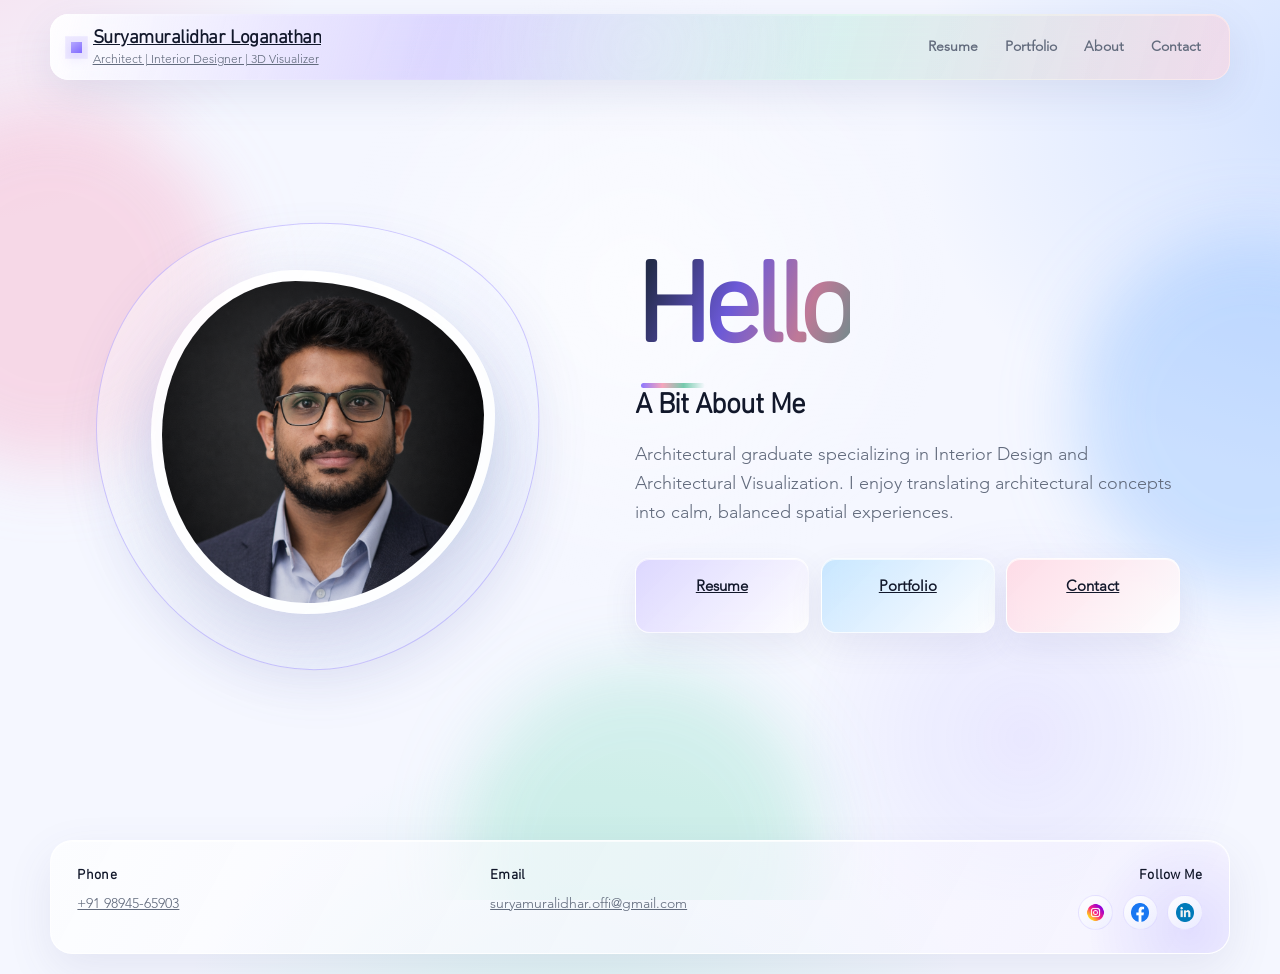
<file: index.html>
<!DOCTYPE html>
<html lang="en">
<head>

<meta charset="UTF-8">

<meta name="viewport" content="width=device-width, initial-scale=1.0">


<title>Suryamuralidhar Loganathan</title>

<link rel="stylesheet" href="css/navbar.css">
<link rel="stylesheet" href="css/footer.css">
<link rel="stylesheet" href="css/style.css">
<link rel="stylesheet" href="css/responsive.css">
  
</head>

<body>

<div id="navbar"></div>


<section class="hero">

<div class="profile">
<img src="images/profile.jpg" class="profile-img">
</div>

<div class="content">

<h2>Hello</h2>

<h3>A Bit About Me</h3>

<p>
Architectural graduate specializing in Interior Design and Architectural Visualization. I enjoy translating architectural concepts into calm, balanced spatial experiences.
</p>

<div class="buttons">

<a href="resume.html" class="circle resume">Resume</a>
<a href="portfolio.html" class="circle portfolio">Portfolio</a>
<a href="contact.html" class="circle contact">Contact</a>

</div>

</div>

</section>


<footer>


<div id="footer"></div>
<div>


</div>
</footer>

</div>

<script src="js/script.js"></script>

</body>

</html>
</file>
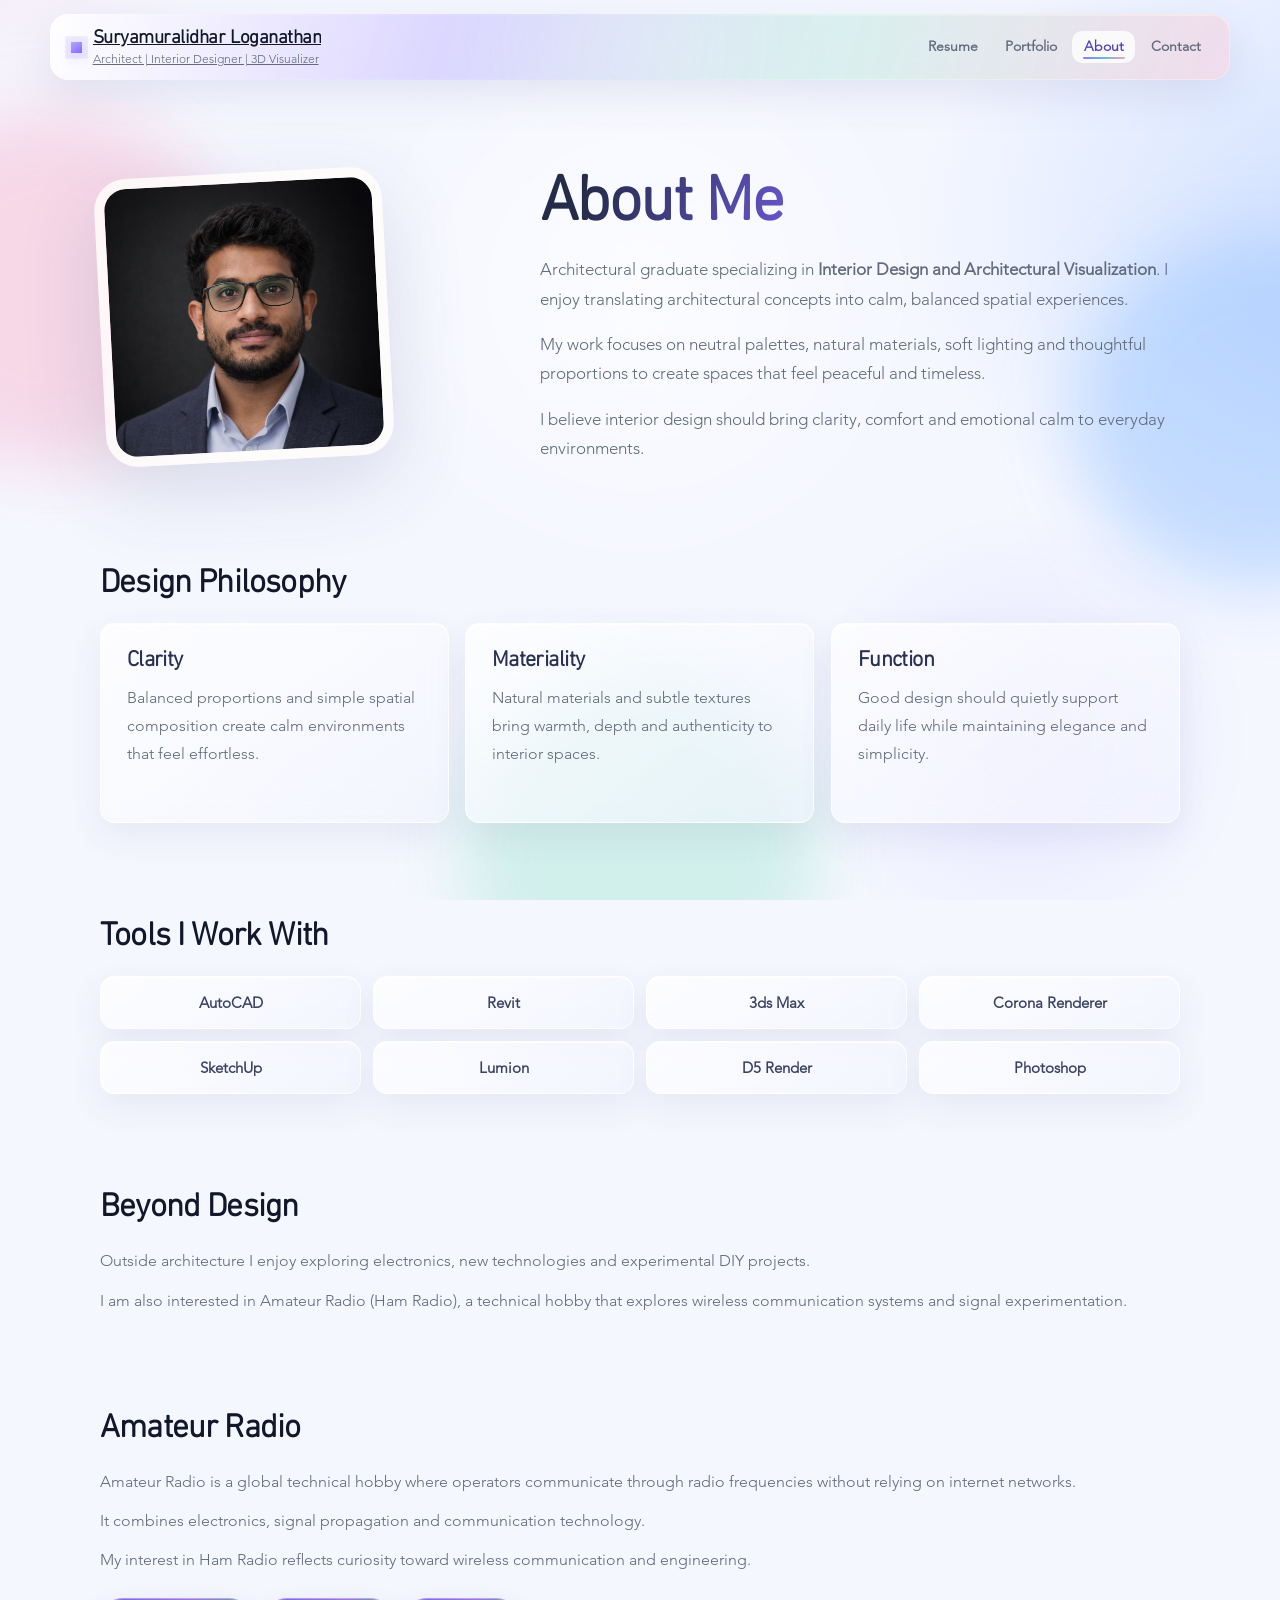
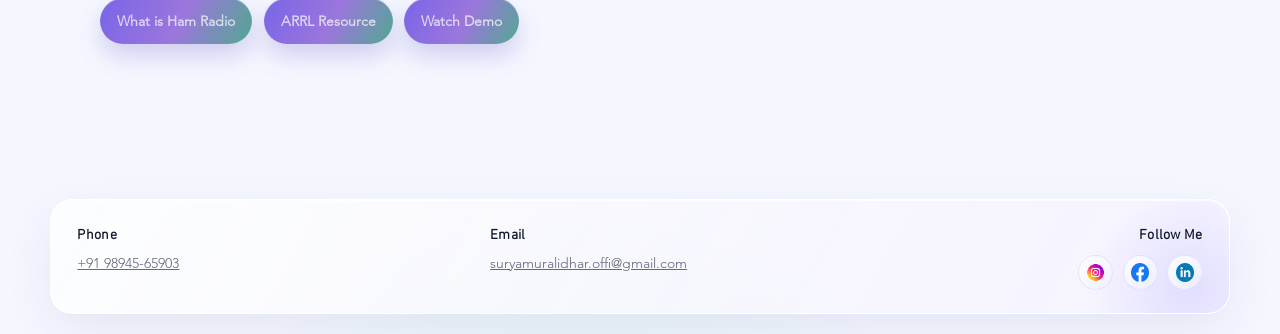
<file: about.html>
<!DOCTYPE html>
<html lang="en">

<head>

<meta charset="UTF-8">
<meta name="viewport" content="width=device-width, initial-scale=1">

<title>About | Suryamuralidhar</title>

<link rel="stylesheet" href="css/navbar.css">
<link rel="stylesheet" href="css/footer.css">
<link rel="stylesheet" href="css/style.css">
<link rel="stylesheet" href="css/responsive.css">
<link rel="stylesheet" href="css/about.css">


</head>

<body>

<div id="navbar"></div>


<section class="about">

<div class="about-intro">

<div class="about-image">
<img src="images/profile.jpg">
</div>

<div class="about-text">

<h1>About Me</h1>

<p>
Architectural graduate specializing in
<strong>Interior Design and Architectural Visualization</strong>.
I enjoy translating architectural concepts into calm,
balanced spatial experiences.
</p>

<p>
My work focuses on neutral palettes, natural materials,
soft lighting and thoughtful proportions to create
spaces that feel peaceful and timeless.
</p>

<p>
I believe interior design should bring clarity,
comfort and emotional calm to everyday environments.
</p>

</div>

</div>



<!-- PHILOSOPHY -->

<div class="philosophy">

<h2>Design Philosophy</h2>

<div class="philosophy-grid">

<a href="javascript:void(0)" class="philosophy-card">
<h3>Clarity</h3>
<p>
Balanced proportions and simple spatial composition
create calm environments that feel effortless.
</p>
</a>

<a href="javascript:void(0)" class="philosophy-card">
<h3>Materiality</h3>
<p>
Natural materials and subtle textures bring warmth,
depth and authenticity to interior spaces.
</p>
</a>

<a href="javascript:void(0)" class="philosophy-card">
<h3>Function</h3>
<p>
Good design should quietly support daily life
while maintaining elegance and simplicity.
</p>
</a>

</div>

</div>



<!-- TOOLS -->

<div class="tools">

<h2>Tools I Work With</h2>

<div class="tools-grid">

<a href="javascript:void(0)" class="tool">AutoCAD</a>
<a href="javascript:void(0)" class="tool">Revit</a>
<a href="javascript:void(0)" class="tool">3ds Max</a>
<a href="javascript:void(0)" class="tool">Corona Renderer</a>
<a href="javascript:void(0)" class="tool">SketchUp</a>
<a href="javascript:void(0)" class="tool">Lumion</a>
<a href="javascript:void(0)" class="tool">D5 Render</a>
<a href="javascript:void(0)" class="tool">Photoshop</a>

</div>

</div>



<!-- PERSONAL -->

<div class="personal">

<h2>Beyond Design</h2>

<p>
Outside architecture I enjoy exploring electronics,
new technologies and experimental DIY projects.
</p>

<p>
I am also interested in Amateur Radio (Ham Radio),
a technical hobby that explores wireless communication
systems and signal experimentation.
</p>

</div>



<!-- HAM RADIO -->

<div class="hamradio">

<h2>Amateur Radio</h2>

<p>
Amateur Radio is a global technical hobby where
operators communicate through radio frequencies
without relying on internet networks.
</p>

<p>
It combines electronics, signal propagation
and communication technology.
</p>

<p>
My interest in Ham Radio reflects curiosity
toward wireless communication and engineering.
</p>

<div class="ham-buttons">

<a href="https://en.wikipedia.org/wiki/Amateur_radio"
target="_blank"
class="ham-btn">
What is Ham Radio
</a>

<a href="https://www.arrl.org/what-is-ham-radio"
target="_blank"
class="ham-btn">
ARRL Resource
</a>

<a href="https://www.youtube.com/results?search_query=ham+radio+communication"
target="_blank"
class="ham-btn">
Watch Demo
</a>

</div>

</div>


</section>


<div id="footer"></div>

<script src="js/script.js"></script>

</body>

</html>
</file>
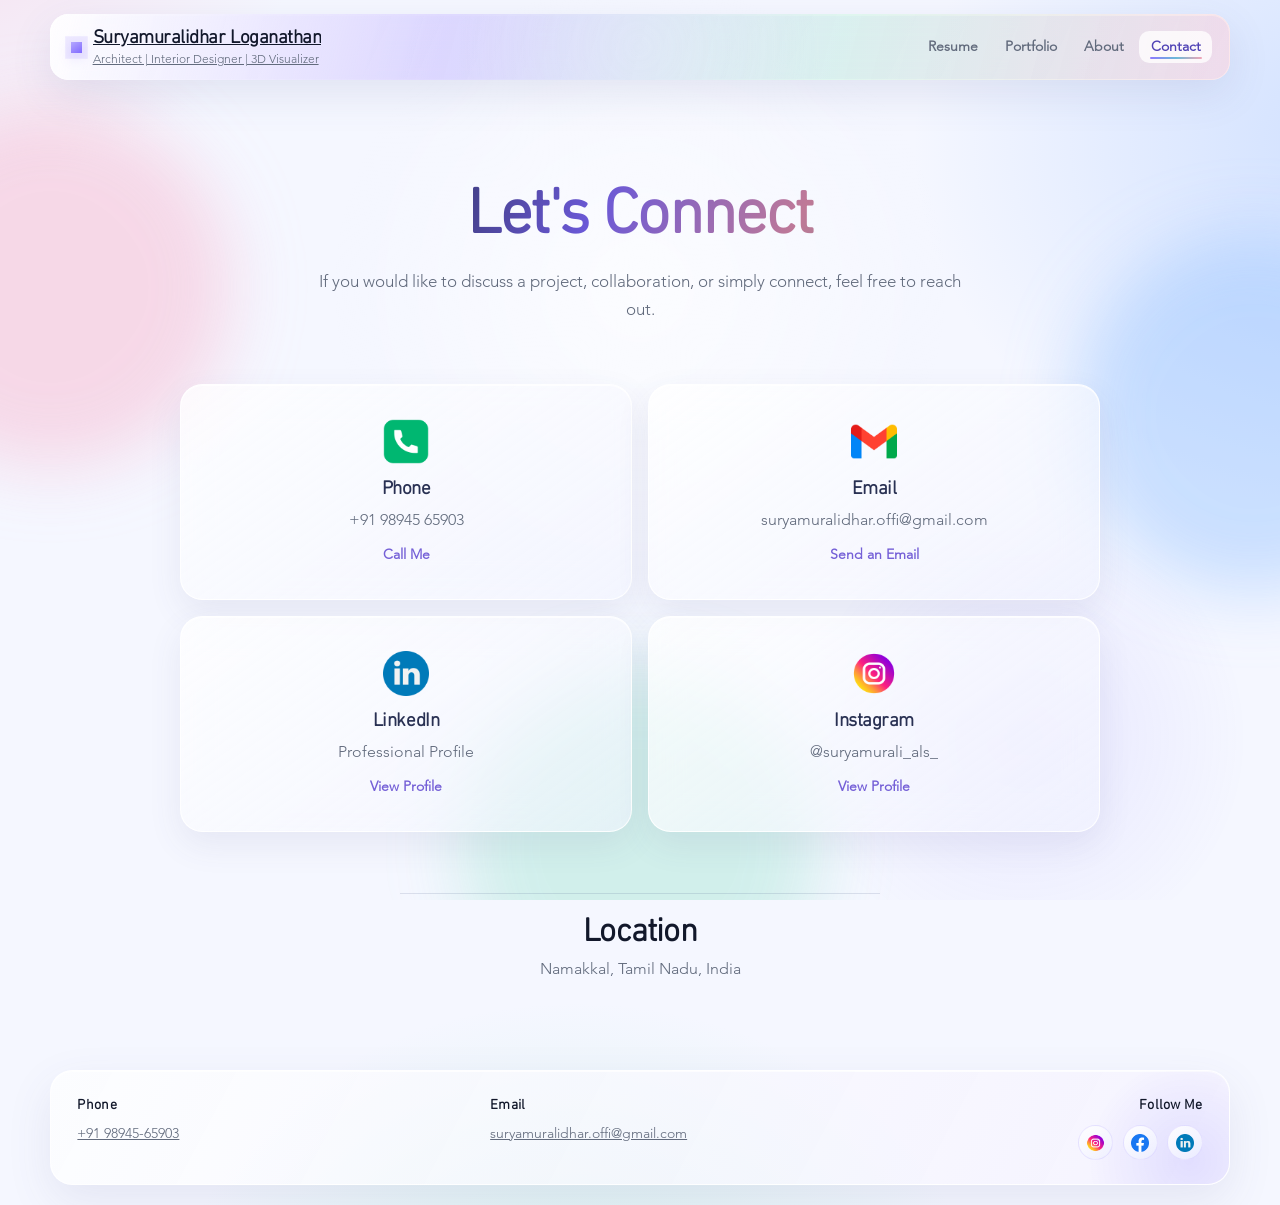
<file: contact.html>
<!DOCTYPE html>
<html lang="en">

<head>

<meta charset="UTF-8">
<meta name="viewport" content="width=device-width, initial-scale=1.0">

<title>Contact | Suryamuralidhar</title>

<link rel="stylesheet" href="css/navbar.css">
<link rel="stylesheet" href="css/footer.css">
<link rel="stylesheet" href="css/style.css">
<link rel="stylesheet" href="css/responsive.css">
<link rel="stylesheet" href="css/contact.css">
  
</head>


<body>

<div id="navbar"></div>


<section class="contact-page">

<div class="contact-intro">

<h1>Let's Connect</h1>

<p>
If you would like to discuss a project, collaboration,
or simply connect, feel free to reach out.
</p>

</div>



<div class="contact-grid">




<a href="tel:+919894565903" class="contact-card">

<img src="icons/call.png" class="contact-icon">

<h3>Phone</h3>

<p>+91 98945 65903</p>

<span>Call Me</span>

</a>


<a href="mailto:suryamuralidhar.offi@gmail.com" class="contact-card">

<img src="icons/gmail.png" class="contact-icon">

<h3>Email</h3>

<p>suryamuralidhar.offi@gmail.com</p>

<span>Send an Email</span>

</a>


<a href="https://www.linkedin.com/in/suryamuralidhar"
target="_blank"
class="contact-card">

<img src="icons/linkedin.png" class="contact-icon">

<h3>LinkedIn</h3>

<p>Professional Profile</p>

<span>View Profile</span>

</a>



<a href="https://instagram.com/suryamurali_als_"
target="_blank"
class="contact-card">

<img src="icons/instagram.png" class="contact-icon">

<h3>Instagram</h3>

<p>@suryamurali_als_</p>

<span>View Profile</span>

</a>


</div>



<div class="location">

<h2>Location</h2>

<p>Namakkal, Tamil Nadu, India</p>

</div>


</section>


<div id="footer"></div>

<script src="js/script.js"></script>

</body>

</html>
</file>
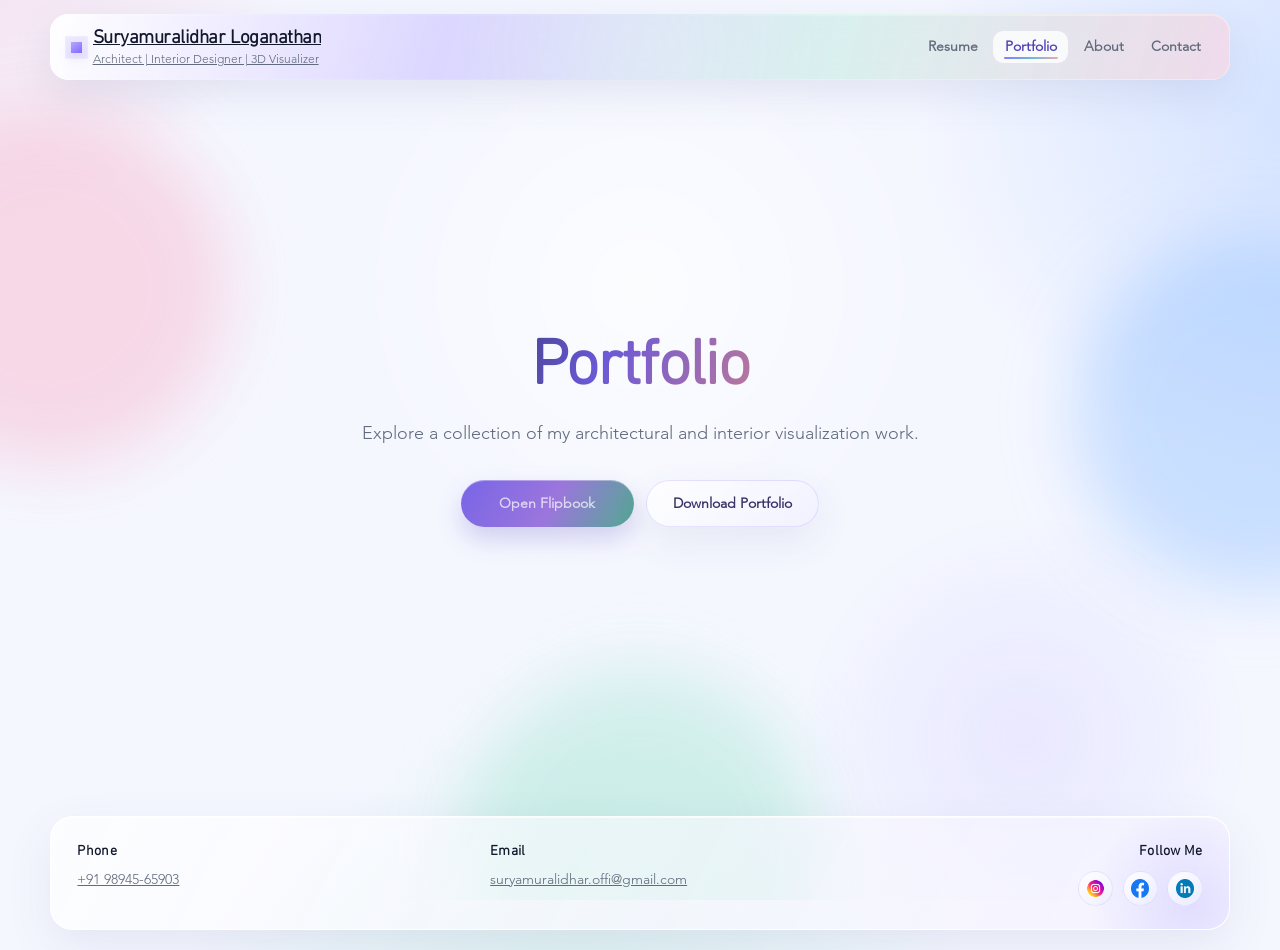
<file: portfolio.html>
<!DOCTYPE html>
<html lang="en">

<head>

<meta charset="UTF-8">
<meta name="viewport" content="width=device-width, initial-scale=1.0">

<title>Portfolio | Suryamuralidhar</title>

<link rel="stylesheet" href="css/navbar.css">
<link rel="stylesheet" href="css/footer.css">
<link rel="stylesheet" href="css/style.css">
<link rel="stylesheet" href="css/responsive.css">
<link rel="stylesheet" href="css/portfolio.css">

</head>


<body>

<div id="navbar"></div>


<section class="portfolio">

<h1>Portfolio</h1>

<p class="portfolio-text">
Explore a collection of my architectural and interior visualization work.
</p>


<div class="portfolio-buttons">

<!-- VIEW FLIPBOOK -->

<a href="https://heyzine.com/flip-book/1d2014ee9d.html"
id="viewPortfolio"
class="portfolio-btn">

Open Flipbook

</a>


<!-- DOWNLOAD PORTFOLIO -->

<a href="https://drive.google.com/file/d/1SCOV5h8ld7FGaVLidAKB84rihgcF21Ei/view?usp=drive_link"
id="downloadPortfolio"
class="portfolio-btn">

Download Portfolio

</a>

</div>


</section>


<!-- POPUP -->

<div id="portfolioPopup">

<div class="popup-box">

<p id="popupText"></p>

<button id="popupOk">OK 😃</button>

</div>

</div>



<script>

document.addEventListener("DOMContentLoaded", function(){

const popup = document.getElementById("portfolioPopup");
const popupText = document.getElementById("popupText");
const okBtn = document.getElementById("popupOk");

const viewBtn = document.getElementById("viewPortfolio");
const downloadBtn = document.getElementById("downloadPortfolio");

let linkToOpen = "";

/* detect desktop */

const isDesktop = window.innerWidth >= 900;


/* OPEN FLIPBOOK */

viewBtn.addEventListener("click", function(e){

if(!isDesktop){   // popup only on mobile

e.preventDefault();

popupText.innerText =
"Disclaimer: This portfolio is presented as a Flipbook. For the best experience, please rotate your Device to landscape mode and view it in Fullscreen.";

linkToOpen = this.href;

popup.style.display = "flex";

}

});


/* DOWNLOAD PORTFOLIO

downloadBtn.addEventListener("click", function(e){

e.preventDefault();

popupText.innerText =
"This Portfolio is designed as a Flipbook experience. Opening it as a normal PDF will not give the intended Flipbook effect. If you download it, please use a Flipbook viewer such as Heyzine.";

linkToOpen = this.href;

popup.style.display = "flex";

});  */


/* OK BUTTON */

okBtn.addEventListener("click", function(){

popup.style.display = "none";

window.open(linkToOpen, "_blank");

});

});

</script>


<div id="footer"></div>

<script src="js/script.js"></script>

</body>
</html>
</file>
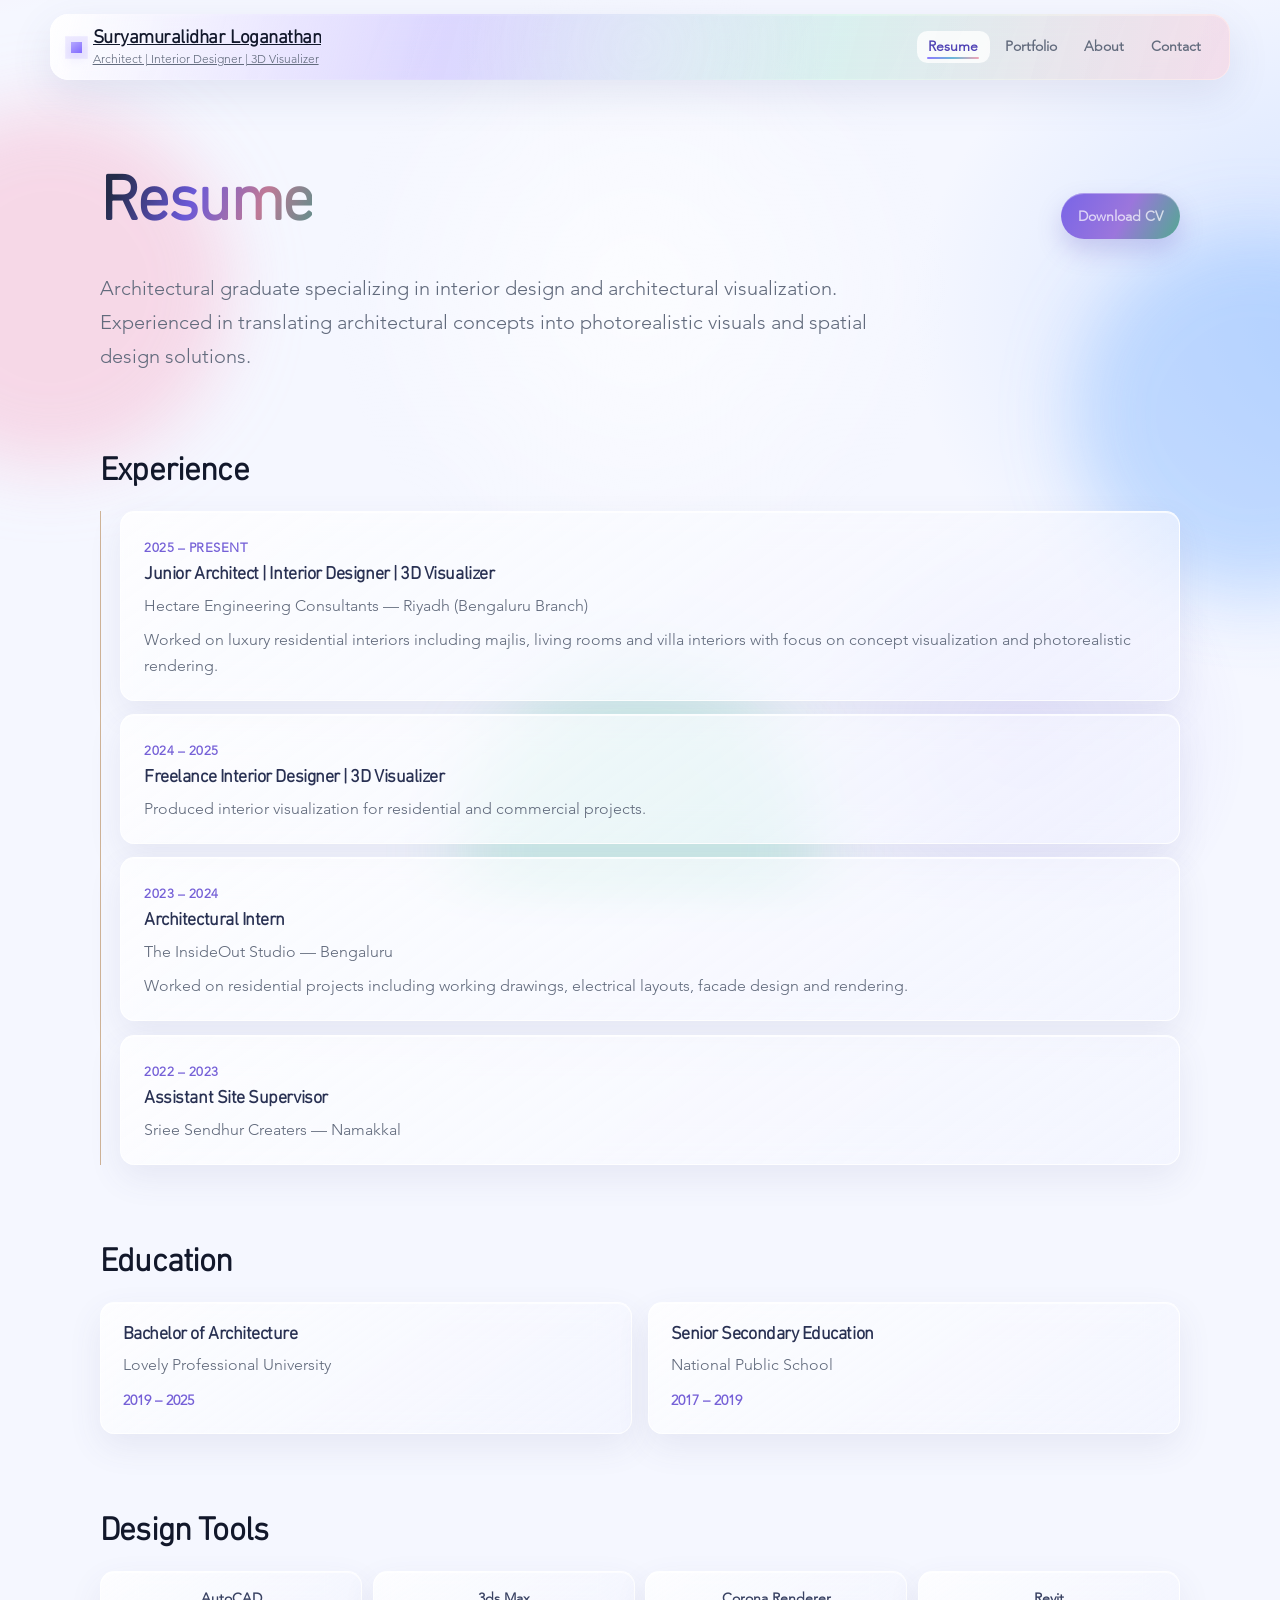
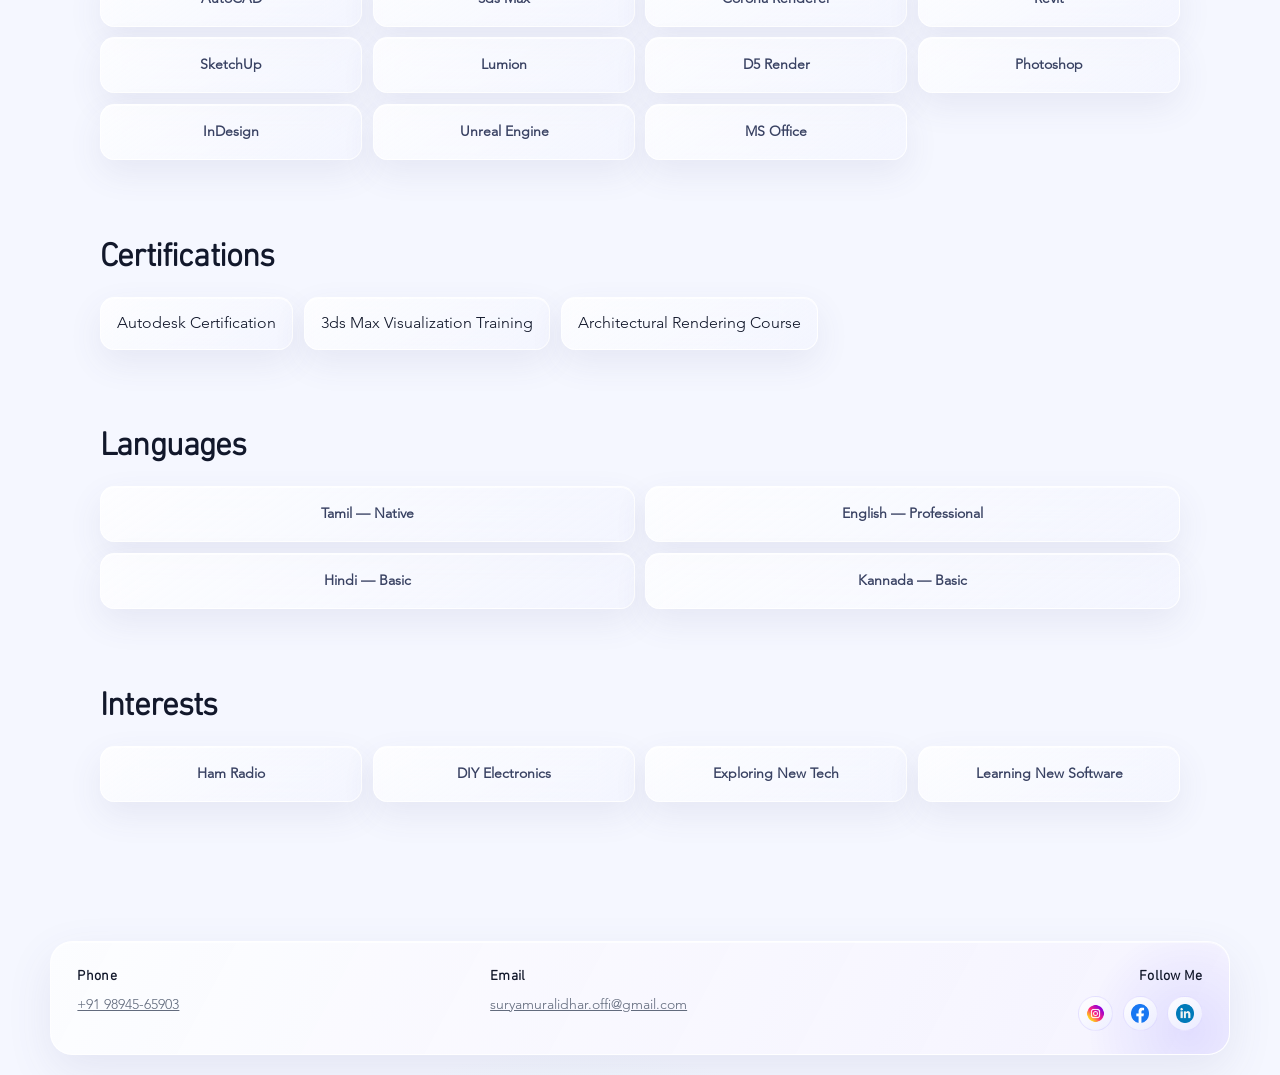
<file: resume.html>
<!DOCTYPE html>
<html lang="en">

<head>

<meta charset="UTF-8">
<meta name="viewport" content="width=device-width, initial-scale=1.0">


<title>Resume | Suryamuralidhar</title>

<link rel="stylesheet" href="css/navbar.css">
<link rel="stylesheet" href="css/footer.css">
<link rel="stylesheet" href="css/style.css">
<link rel="stylesheet" href="css/responsive.css">
<link rel="stylesheet" href="css/resume.css">

</head>

<body>

<div id="navbar"></div>


<section class="resume">


<!-- HEADER -->

<div class="resume-header">

<h1>Resume</h1>

<a href="files/CV_SURYAMURALIDHAR.pdf"
download
class="download-btn">
Download CV
</a>

</div>



<!-- SUMMARY -->

<div class="summary">

<p>
Architectural graduate specializing in interior design and
architectural visualization. Experienced in translating
architectural concepts into photorealistic visuals and spatial
design solutions.
</p>

</div>



<!-- EXPERIENCE -->

<div class="section">

<h2>Experience</h2>

<div class="timeline">


<div class="timeline-card">

<span class="year">2025 – Present</span>

<h3>Junior Architect | Interior Designer | 3D Visualizer</h3>

<p>
Hectare Engineering Consultants — Riyadh (Bengaluru Branch)
</p>

<p>
Worked on luxury residential interiors including majlis,
living rooms and villa interiors with focus on concept
visualization and photorealistic rendering.
</p>

</div>


<div class="timeline-card">

<span class="year">2024 – 2025</span>

<h3>Freelance Interior Designer | 3D Visualizer</h3>

<p>
Produced interior visualization for residential
and commercial projects.
</p>

</div>


<div class="timeline-card">

<span class="year">2023 – 2024</span>

<h3>Architectural Intern</h3>

<p>
The InsideOut Studio — Bengaluru
</p>

<p>
Worked on residential projects including working drawings,
electrical layouts, facade design and rendering.
</p>

</div>


<div class="timeline-card">

<span class="year">2022 – 2023</span>

<h3>Assistant Site Supervisor</h3>

<p>
Sriee Sendhur Creaters — Namakkal
</p>

</div>


</div>

</div>



<!-- EDUCATION -->

<div class="section">

<h2>Education</h2>

<div class="education-grid">

<div class="edu-card">

<h3>Bachelor of Architecture</h3>

<p>Lovely Professional University</p>

<span>2019 – 2025</span>

</div>


<div class="edu-card">

<h3>Senior Secondary Education</h3>

<p>National Public School</p>

<span>2017 – 2019</span>

</div>

</div>

</div>



<!-- SKILLS -->

<div class="section">

<h2>Design Tools</h2>

<div class="skills-grid">

<div class="skill">AutoCAD</div>
<div class="skill">3ds Max</div>
<div class="skill">Corona Renderer</div>
<div class="skill">Revit</div>
<div class="skill">SketchUp</div>
<div class="skill">Lumion</div>
<div class="skill">D5 Render</div>
<div class="skill">Photoshop</div>
<div class="skill">InDesign</div>
<div class="skill">Unreal Engine</div>
<div class="skill">MS Office</div>

</div>

</div>



<!-- CERTIFICATIONS -->

<div class="section">

<h2>Certifications</h2>

<div class="cert-grid">

<a href="javascript:void(0)" class="cert-btn">
Autodesk Certification
</a>

<a href="javascript:void(0)" class="cert-btn">
3ds Max Visualization Training
</a>

<a href="javascript:void(0)" class="cert-btn">
Architectural Rendering Course
</a>

</div>

</div>



<!-- LANGUAGES -->

<div class="section">

<h2>Languages</h2>

<div class="lang-grid">

<div class="lang">Tamil — Native</div>
<div class="lang">English — Professional</div>
<div class="lang">Hindi — Basic</div>
<div class="lang">Kannada — Basic</div>

</div>

</div>



<!-- HOBBIES -->

<div class="section">

<h2>Interests</h2>

<div class="hobby-grid">

<div class="hobby">Ham Radio</div>
<div class="hobby">DIY Electronics</div>
<div class="hobby">Exploring New Tech</div>
<div class="hobby">Learning New Software</div>

</div>

</div>


</section>


<div id="footer"></div>

<script src="js/script.js"></script>

</body>

</html>
</file>
<file: css/navbar.css>
/* Consolidated into css/style.css. */
</file>
<file: css/footer.css>
/* Consolidated into css/style.css. */
</file>
<file: css/style.css>
@font-face {
  font-family: "Avenir Local";
  src: url("../font/avenir-light.woff2") format("woff2");
  font-display: swap;
}
@font-face {
  font-family: "DIN Local";
  src: url("../font/din-next.woff2") format("woff2");
  font-display: swap;
}
:root {
  --ink: #1c2c24;
  --muted: #536158;
  --paper: #f6f3ed;
  --surface: #fffdfa;
  --line: rgba(28, 44, 36, 0.12);
  --accent: #af7d42;
  --leaf: #326047;
  --shadow-sm: 0 10px 30px rgba(25, 42, 32, 0.07);
  --shadow-lg: 0 24px 65px rgba(25, 42, 32, 0.13);
  --radius: 1.4rem;
  --radius-sm: 0.9rem;
}
*, *::before, *::after { box-sizing: border-box; }
html { min-width: 320px; scroll-behavior: smooth; }
body {
  min-height: 100svh;
  overflow-x: clip;
  background: radial-gradient(circle at 7% 8%, rgba(214,171,112,.18), transparent 23rem), radial-gradient(circle at 94% 30%, rgba(50,96,71,.11), transparent 28rem), var(--paper);
  color: var(--ink);
  font: 16px/1.6 "Avenir Local", "Segoe UI", Arial, sans-serif;
}
img { display: block; max-width: 100%; }
a { color: inherit; }
a, button, .circle, nav a, footer a { cursor: pointer; }
::selection { background: rgba(214,171,112,.45); color: var(--ink); }
h1, h2, h3, h4, p { margin: 0; }
h1, h2, h3, .logo h1 { font-family: "DIN Local", "Avenir Local", "Segoe UI", sans-serif; color: var(--ink); line-height: 1.08; letter-spacing: -.025em; }
p { color: var(--muted); }

/* Shared navigation */
#navbar > h4, .nav + hr { display: none; }
.nav {
  position: sticky; top: .9rem; z-index: 50;
  display: flex; align-items: center; justify-content: space-between; gap: 2rem;
  width: min(1180px, calc(100% - 2.5rem)); margin: .9rem auto 0; padding: .85rem 1.05rem .85rem 1.25rem;
  border: 1px solid rgba(255,253,250,.75); border-radius: 1.15rem; background: rgba(255,253,250,.74);
  box-shadow: 0 8px 28px rgba(25,42,32,.06); backdrop-filter: blur(16px); -webkit-backdrop-filter: blur(16px);
}
.logo { min-width: 0; display: flex; align-items: center; gap: .65rem; }
.dot { flex: 0 0 auto; position: static; width: .7rem; height: .7rem; background: var(--accent); box-shadow: 0 0 0 .32rem rgba(175,125,66,.13); }
.logo h1 { max-width: 29rem; overflow: hidden; font-size: clamp(1rem,2vw,1.18rem); font-weight: 700; text-overflow: ellipsis; white-space: nowrap; }
.logo p { margin-top: .08rem; color: var(--muted); font-size: .76rem; line-height: 1.25; }
.nav nav { display: flex; align-items: center; gap: .24rem; margin: 0; }
.nav nav a { position: relative; margin: 0; padding: .56rem .72rem; border-radius: .65rem; color: var(--muted); font-size: .87rem; font-weight: 700; line-height: 1; text-decoration: none; transition: color 180ms ease, background-color 180ms ease; }
.nav nav a::after { content: none; }
.nav nav a:hover, .nav nav a:focus-visible, .nav nav a[aria-current="page"] { background: rgba(214,171,112,.19); color: var(--ink); transform: none; }

/* Shared footer */
body > #footer, body > footer:not(.footer) { margin-top: auto; }
body > footer:not(.footer) > #footer { width: 100%; }
.footer { display: grid; grid-template-columns: 1fr 1.45fr auto; gap: 1.5rem; align-items: start; width: min(1180px, calc(100% - 2.5rem)); margin: 2.2rem auto 1.25rem; padding: 1.45rem 1.65rem; border: 1px solid var(--line); border-radius: var(--radius); background: rgba(255,253,250,.7); box-shadow: var(--shadow-sm); }
.footer h4 { margin-bottom: .3rem; color: var(--ink); font-family: "DIN Local", sans-serif; font-size: .9rem; letter-spacing: .02em; }
.footer p, .footer a { color: var(--muted); font-size: .9rem; overflow-wrap: anywhere; }
.footer a:hover, .footer a:focus-visible { color: var(--leaf); transform: none; }
.footer div:nth-child(3) { text-align: right; }
.social { justify-content: flex-end; gap: .6rem; margin-top: .5rem; }
.social a { display: grid; place-items: center; width: 2.2rem; height: 2.2rem; border: 1px solid var(--line); border-radius: 50%; background: var(--surface); transition: transform 180ms ease, border-color 180ms ease, box-shadow 180ms ease; }
.social a:hover, .social a:focus-visible { border-color: rgba(175,125,66,.62); box-shadow: 0 7px 17px rgba(25,42,32,.12); transform: translateY(-2px); }
.social img, .social img[src*="instagram"], .social img[src*="facebook"], .social img[src*="linkedin"] { width: 1.15rem; height: 1.15rem; object-fit: contain; transition: none; }

/* Home */
.hero { display: grid; grid-template-columns: minmax(15rem,.9fr) minmax(18rem,1.1fr); align-items: center; gap: clamp(2rem,7vw,6.5rem); width: min(1080px,calc(100% - 3rem)); min-height: calc(100svh - 11rem); margin: 0 auto; padding: clamp(2.8rem,7vw,5.5rem) 0; }
.profile { position: relative; display: grid; place-items: center; }
.profile::before { content: ""; position: absolute; width: min(28rem,90vw); aspect-ratio: 1; border: 1px solid rgba(175,125,66,.42); border-radius: 42% 58% 55% 45% / 48% 42% 58% 52%; transform: rotate(-15deg); }
.profile-img { position: relative; width: clamp(15rem,30vw,21.5rem); height: clamp(15rem,30vw,21.5rem); max-width: none; border: .7rem solid rgba(255,253,250,.82); border-radius: 42% 58% 55% 45% / 48% 42% 58% 52%; box-shadow: var(--shadow-lg); object-fit: cover; object-position: center 15%; }
.content { max-width: 35rem; }
.content h2 { font-size: clamp(4rem,9vw,7.5rem); font-weight: 700; letter-spacing: -.065em; }
.content h3 { margin-top: .18rem; font-size: clamp(1.25rem,2.6vw,1.8rem); font-weight: 600; }
.content p { max-width: 36rem; margin-top: 1.15rem; font-size: clamp(1rem,1.6vw,1.12rem); }
.buttons { display: grid; grid-template-columns: repeat(3,minmax(0,1fr)); gap: .75rem; margin-top: 2rem; }
.circle { width: auto; height: auto; min-height: 4.7rem; padding: .95rem; border: 1px solid var(--line); border-radius: var(--radius-sm); background: rgba(255,253,250,.72); box-shadow: 0 7px 20px rgba(25,42,32,.05); color: var(--ink); font-size: .94rem; font-weight: 700; text-align: center; transition: transform 180ms ease, box-shadow 180ms ease, background-color 180ms ease; }
.circle.resume, .circle.portfolio, .circle.contact { background: rgba(255,253,250,.72); color: var(--ink); }
.circle:hover, .circle:focus-visible { background: var(--ink); box-shadow: 0 16px 25px rgba(25,42,32,.18); color: var(--surface); transform: translateY(-3px); }

/* About */
.about { width: min(1080px,calc(100% - 3rem)); margin: 0 auto; padding: clamp(3.6rem,7vw,6rem) 0 1.5rem; }
.about-intro { display: grid; grid-template-columns: minmax(13rem,.72fr) minmax(20rem,1.28fr); gap: clamp(2rem,7vw,5rem); align-items: center; margin-bottom: clamp(3.5rem,8vw,6.5rem); }
.about-image img { width: clamp(14rem,26vw,18rem); height: clamp(14rem,26vw,18rem); border: .65rem solid rgba(255,253,250,.82); border-radius: 2rem; box-shadow: var(--shadow-lg); object-fit: cover; object-position: center 10%; transform: rotate(-3deg); }
.about-text h1, .resume-header h1, .contact-intro h1, section.portfolio h1 { font-size: clamp(2.45rem,5vw,4.4rem); font-weight: 700; }
.about-text p { max-width: 42rem; margin-top: 1rem; font-size: 1.05rem; line-height: 1.75; }
.philosophy, .tools, .personal, .hamradio { margin: 0 0 clamp(3.7rem,8vw,6rem); }
.philosophy h2, .tools h2, .personal h2, .hamradio h2, .section h2, .location h2 { margin-bottom: 1.35rem; font-size: clamp(1.5rem,2.8vw,2.05rem); font-weight: 700; }
.philosophy-grid { display: grid; grid-template-columns: repeat(3,minmax(0,1fr)); gap: 1rem; }
.philosophy-card, .tool, .timeline-card, .edu-card, .skill, .cert-btn, .lang, .hobby { border: 1px solid var(--line); border-radius: var(--radius-sm); background: rgba(255,253,250,.74); box-shadow: var(--shadow-sm); color: var(--ink); transition: transform 180ms ease, border-color 180ms ease, box-shadow 180ms ease, background-color 180ms ease; }
.philosophy-card { min-height: 12.5rem; padding: 1.6rem; text-decoration: none; }
.philosophy-card h3 { margin-bottom: .7rem; font-size: 1.35rem; }
.philosophy-card p, .personal p, .hamradio p { line-height: 1.75; }
.philosophy-card:hover, .philosophy-card:focus-visible, .tool:hover, .tool:focus-visible, .timeline-card:hover, .edu-card:hover, .skill:hover, .cert-btn:hover, .cert-btn:focus-visible, .lang:hover, .hobby:hover { position: relative; z-index: 1; border-color: rgba(175,125,66,.5); background: var(--surface); box-shadow: var(--shadow-lg); color: var(--ink); transform: translateY(-4px) scale(1); }
.tools-grid { display: grid; grid-template-columns: repeat(4,minmax(0,1fr)); gap: .75rem; }
.tool { padding: .85rem .75rem; font-size: .94rem; font-weight: 700; text-align: center; text-decoration: none; }
.personal p + p, .hamradio p + p { margin-top: .7rem; }
.ham-buttons { display: flex; flex-wrap: wrap; gap: .75rem; margin-top: 1.5rem; }
.ham-btn, .portfolio-btn, .download-btn { display: inline-flex; align-items: center; justify-content: center; min-height: 2.9rem; padding: .7rem 1.05rem; border: 1px solid var(--ink); border-radius: 999px; background: var(--ink); box-shadow: 0 8px 18px rgba(25,42,32,.14); color: var(--surface); font-size: .9rem; font-weight: 700; text-decoration: none; transition: transform 180ms ease, box-shadow 180ms ease, background-color 180ms ease; }
.ham-btn:hover, .ham-btn:focus-visible, .portfolio-btn:hover, .portfolio-btn:focus-visible, .download-btn:hover, .download-btn:focus-visible { background: var(--leaf); box-shadow: 0 13px 22px rgba(25,42,32,.2); color: var(--surface); transform: translateY(-2px) scale(1); }

/* Portfolio */
section.portfolio { display: grid; place-content: center; width: min(850px,calc(100% - 3rem)); min-height: calc(100svh - 12.5rem); margin: 0 auto; padding: clamp(4.5rem,10vw,8rem) 0; background: none; color: var(--ink); text-align: center; }
.portfolio-text { max-width: 38rem; margin: 1rem auto 0; font-size: clamp(1rem,1.7vw,1.12rem); }
.portfolio-buttons { display: flex; justify-content: center; gap: .75rem; margin: 2rem 0 0; }
.portfolio-btn { min-width: 10.8rem; border-color: var(--ink); }
.portfolio-btn + .portfolio-btn { border-color: rgba(28,44,36,.22); background: rgba(255,253,250,.76); box-shadow: var(--shadow-sm); color: var(--ink); }
.portfolio-btn + .portfolio-btn:hover, .portfolio-btn + .portfolio-btn:focus-visible { border-color: rgba(175,125,66,.62); background: var(--surface); color: var(--ink); }
#portfolioPopup { padding: 1rem; background: rgba(20,34,26,.45); backdrop-filter: blur(7px); }
.popup-box { width: min(100%,27rem); max-width: none; padding: 1.65rem; border: 1px solid rgba(255,253,250,.9); border-radius: var(--radius); background: var(--surface); box-shadow: var(--shadow-lg); }
.popup-box p { margin-bottom: 1.25rem; line-height: 1.65; }
.popup-box button { min-height: 2.65rem; padding: .55rem 1rem; border: 0; border-radius: 999px; background: var(--ink); color: var(--surface); font: inherit; font-weight: 700; }

/* Resume */
section.resume { width: min(1080px,calc(100% - 3rem)); margin: 0 auto; padding: clamp(3.6rem,7vw,6rem) 0 1.5rem; background: none; }
.resume-header { display: flex; align-items: end; justify-content: space-between; gap: 1.5rem; margin-bottom: 2rem; }
.summary { max-width: 50rem; margin-bottom: clamp(3rem,7vw,5rem); }
.summary p { font-size: clamp(1.05rem,1.8vw,1.22rem); line-height: 1.75; }
.section { margin-bottom: clamp(3.5rem,7vw,5rem); }
.timeline { display: grid; gap: .85rem; padding-left: 1.2rem; border-left: 1px solid rgba(175,125,66,.55); }
.timeline-card { padding: 1.35rem 1.45rem; }
.timeline-card::before { content: ""; position: absolute; top: 1.75rem; left: -1.56rem; width: .7rem; height: .7rem; border: 2px solid var(--paper); border-radius: 50%; background: var(--accent); box-shadow: 0 0 0 1px rgba(175,125,66,.45); }
.year { display: inline-block; margin-bottom: .45rem; color: var(--leaf); font-size: .82rem; font-weight: 800; letter-spacing: .04em; text-transform: uppercase; }
.timeline-card h3, .edu-card h3 { margin-bottom: .5rem; font-size: 1.15rem; }
.timeline-card p + p { margin-top: .55rem; }
.education-grid { display: grid; grid-template-columns: repeat(2,minmax(0,1fr)); gap: 1rem; }
.edu-card { padding: 1.35rem; }
.edu-card span { display: block; margin-top: .7rem; color: var(--leaf); font-size: .86rem; font-weight: 700; }
.skills-grid { display: grid; grid-template-columns: repeat(4,minmax(0,1fr)); gap: .65rem; }
.skill, .lang, .hobby { display: grid; min-height: 3.5rem; place-items: center; padding: .7rem; font-size: .9rem; font-weight: 700; text-align: center; }
.cert-grid { display: flex; flex-wrap: wrap; gap: .7rem; }
.cert-btn { padding: .78rem 1rem; text-decoration: none; }
.lang-grid { display: grid; grid-template-columns: repeat(2,minmax(0,1fr)); gap: .65rem; }
.hobby-grid { display: grid; grid-template-columns: repeat(4,minmax(0,1fr)); gap: .65rem; }

/* Contact */
.contact-page { width: min(920px,calc(100% - 3rem)); margin: 0 auto; padding: clamp(4rem,8vw,6.5rem) 0 2rem; text-align: center; }
.contact-intro { max-width: 42rem; margin: 0 auto; }
.contact-intro p { margin-top: 1rem; font-size: 1.08rem; }
.contact-grid { display: grid; grid-template-columns: repeat(2,minmax(0,1fr)); gap: 1rem; margin: clamp(2.3rem,5vw,3.8rem) 0; }
.contact-card { min-height: 13.5rem; padding: 1.8rem 1.25rem; border: 1px solid var(--line); border-radius: var(--radius); background: rgba(255,253,250,.75); box-shadow: var(--shadow-sm); color: var(--ink); text-decoration: none; transition: transform 180ms ease, box-shadow 180ms ease, border-color 180ms ease; }
.contact-card:hover, .contact-card:focus-visible { border-color: rgba(175,125,66,.55); background: var(--surface); box-shadow: var(--shadow-lg); color: var(--ink); transform: translateY(-4px) scale(1); }
.contact-icon { width: 2.85rem; height: 2.85rem; margin-bottom: 1rem; object-fit: contain; }
.contact-card h3 { margin: 0; font-size: 1.2rem; }
.contact-card p { margin: .35rem 0 0; overflow-wrap: anywhere; }
.contact-card span { margin-top: .7rem; color: var(--leaf); font-size: .86rem; font-weight: 700; }
.contact-card:hover span, .contact-card:focus-visible span { color: var(--leaf); }
.location { max-width: 30rem; margin: 0 auto; padding: 1.35rem; border-top: 1px solid var(--line); }
.location h2 { margin-bottom: .3rem; }

@media (max-width: 820px) {
  .nav { align-items: flex-start; gap: .9rem; }
  .nav nav { flex-wrap: wrap; justify-content: flex-end; }
  .hero { grid-template-columns: 1fr; gap: 2.6rem; min-height: auto; padding-top: 4.5rem; text-align: center; }
  .content { margin: 0 auto; }
  .about-intro { grid-template-columns: 1fr; justify-items: center; text-align: center; }
  .about-text p { margin-right: auto; margin-left: auto; }
  .philosophy-grid { grid-template-columns: 1fr; }
  .philosophy-card { min-height: 0; }
  .skills-grid, .hobby-grid { grid-template-columns: repeat(3,minmax(0,1fr)); }
}
@media (max-width: 600px) {
  .nav, .footer, .hero, .about, section.portfolio, section.resume, .contact-page { width: min(100% - 1.5rem,1080px); }
  .nav { position: relative; top: auto; display: block; padding: .95rem; }
  .logo h1 { white-space: normal; }
  .nav nav { display: grid; grid-template-columns: repeat(2,minmax(0,1fr)); gap: .35rem; margin-top: .85rem; }
  .nav nav a { padding: .7rem .4rem; background: rgba(255,253,250,.6); text-align: center; }
  .footer { grid-template-columns: 1fr; gap: 1rem; margin-top: 1.25rem; padding: 1.3rem; text-align: left; }
  .footer div:nth-child(3), .footer div { text-align: left; }
  .social { justify-content: flex-start; }
  .profile-img { width: min(16.5rem,72vw); height: min(16.5rem,72vw); }
  .buttons { grid-template-columns: 1fr; }
  .circle { min-height: 3.6rem; }
  .tools-grid, .skills-grid, .hobby-grid { grid-template-columns: repeat(2,minmax(0,1fr)); }
  .ham-buttons, .portfolio-buttons { flex-direction: column; }
  .ham-btn, .portfolio-btn { width: 100%; }
  .resume-header { align-items: flex-start; flex-direction: column; }
  .education-grid, .lang-grid, .contact-grid { grid-template-columns: 1fr; }
  .timeline { padding-left: 1rem; }
  .timeline-card { padding: 1.15rem; }
  .timeline-card::before { left: -1.38rem; }
}
@media (max-width: 380px) {
  .tools-grid, .skills-grid, .hobby-grid { grid-template-columns: 1fr; }
  .about, section.resume, .contact-page { padding-top: 2.6rem; }
}
@media (prefers-reduced-motion: reduce) {
  *, *::before, *::after { scroll-behavior: auto !important; transition-duration: .01ms !important; animation-duration: .01ms !important; animation-iteration-count: 1 !important; }
}
/* Final layout safeguards */
body { margin: 0; }
button { font: inherit; }
.social { display: flex; align-items: center; }
.timeline-card { position: relative; }
#portfolioPopup { position: fixed; inset: 0; display: none; align-items: center; justify-content: center; z-index: 9999; }
.contact-card { display: flex; flex-direction: column; align-items: center; justify-content: center; }


/* Interaction upgrade: reliable local navigation and fluid motion */
:root {
  --scroll-progress: 0;
  --mouse-x: 50%;
  --mouse-y: 30%;
}
body::before {
  content: "";
  position: fixed;
  inset: 0;
  z-index: 0;
  pointer-events: none;
  background:
    radial-gradient(32rem circle at var(--mouse-x) var(--mouse-y), rgba(255,253,250,.42), transparent 63%),
    radial-gradient(18rem circle at 82% 82%, rgba(175,125,66,.09), transparent 72%);
  transition: background-position 450ms ease;
}
body > * { position: relative; z-index: 1; }`nbody::after {
  content: "";
  position: fixed;
  top: 0;
  left: 0;
  z-index: 100;
  width: 100%;
  height: 3px;
  transform: scaleX(var(--scroll-progress));
  transform-origin: left center;
  background: linear-gradient(90deg, var(--accent), #e2bd87, var(--leaf));
  box-shadow: 0 1px 9px rgba(175,125,66,.35);
}
.nav-toggle {
  display: none;
  width: 2.75rem;
  height: 2.75rem;
  padding: .7rem;
  border: 1px solid var(--line);
  border-radius: .75rem;
  background: rgba(255,253,250,.76);
  color: var(--ink);
}
.nav-toggle span {
  display: block;
  width: 100%;
  height: 2px;
  margin: .24rem 0;
  border-radius: 99px;
  background: currentColor;
  transform-origin: center;
  transition: transform 200ms ease, opacity 160ms ease;
}
.nav.is-open .nav-toggle span:nth-child(1) { transform: translateY(.32rem) rotate(45deg); }
.nav.is-open .nav-toggle span:nth-child(2) { opacity: 0; }
.nav.is-open .nav-toggle span:nth-child(3) { transform: translateY(-.32rem) rotate(-45deg); }
.nav::before {
  content: "";
  position: absolute;
  inset: -1px;
  z-index: -1;
  border-radius: inherit;
  background: linear-gradient(120deg, rgba(255,255,255,.85), rgba(214,171,112,.38), rgba(50,96,71,.2));
  opacity: .58;
  filter: blur(.3px);
}
.nav nav a {
  overflow: hidden;
}
.nav nav a::before {
  content: "";
  position: absolute;
  inset: auto .65rem .26rem;
  height: 2px;
  border-radius: 99px;
  background: var(--accent);
  transform: scaleX(0);
  transform-origin: left;
  transition: transform 180ms ease;
}
.nav nav a:hover::before,
.nav nav a:focus-visible::before,
.nav nav a[aria-current="page"]::before { transform: scaleX(1); }
.js .reveal {
  opacity: 0;
  transform: translate3d(0, 1.6rem, 0);
  transition: opacity 700ms cubic-bezier(.22,1,.36,1) var(--reveal-delay, 0ms), transform 700ms cubic-bezier(.22,1,.36,1) var(--reveal-delay, 0ms);
}
.js .reveal.is-visible {
  opacity: 1;
  transform: translate3d(0, 0, 0);
}
.interactive-card {
  position: relative;
  overflow: hidden;
  transform: perspective(850px) rotateX(var(--tilt-x, 0deg)) rotateY(var(--tilt-y, 0deg));
  transform-style: preserve-3d;
  will-change: transform;
}
.interactive-card::after {
  content: "";
  position: absolute;
  inset: 0;
  pointer-events: none;
  border-radius: inherit;
  background: radial-gradient(12rem circle at var(--glow-x, 50%) var(--glow-y, 50%), rgba(214,171,112,.16), transparent 55%);
  opacity: 0;
  transition: opacity 180ms ease;
}
.interactive-card:hover::after,
.interactive-card:focus-visible::after { opacity: 1; }
.circle:hover, .circle:focus-visible,
.philosophy-card:hover, .philosophy-card:focus-visible,
.tool:hover, .tool:focus-visible,
.timeline-card:hover, .edu-card:hover,
.skill:hover, .cert-btn:hover, .cert-btn:focus-visible,
.lang:hover, .hobby:hover,
.contact-card:hover, .contact-card:focus-visible {
  transform: perspective(850px) translate3d(0, -.45rem, 0) rotateX(var(--tilt-x, 0deg)) rotateY(var(--tilt-y, 0deg)) !important;
}
.portfolio-btn:hover, .portfolio-btn:focus-visible,
.ham-btn:hover, .ham-btn:focus-visible,
.download-btn:hover, .download-btn:focus-visible {
  transform: perspective(850px) translate3d(0, -.22rem, 0) rotateX(var(--tilt-x, 0deg)) rotateY(var(--tilt-y, 0deg)) !important;
}
.content h2 {
  display: inline-block;
  position: relative;
  animation: hello-breathe 5s ease-in-out infinite;
}
.content h2::after {
  content: "";
  display: block;
  width: 30%;
  height: .26rem;
  margin: .45rem 0 0 .35rem;
  border-radius: 99px;
  background: linear-gradient(90deg, var(--accent), transparent);
}
.profile::after {
  content: "";
  position: absolute;
  z-index: -1;
  width: 76%;
  height: 76%;
  border-radius: 50%;
  background: rgba(50,96,71,.12);
  filter: blur(1rem);
  animation: soft-pulse 5.2s ease-in-out infinite;
}
.footer {
  position: relative;
  overflow: hidden;
}
.footer::before {
  content: "";
  position: absolute;
  right: -4rem;
  bottom: -5rem;
  width: 13rem;
  height: 13rem;
  border-radius: 50%;
  background: rgba(214,171,112,.12);
  pointer-events: none;
}
@keyframes hello-breathe {
  0%, 100% { transform: translateY(0); }
  50% { transform: translateY(-.28rem); }
}
@keyframes soft-pulse {
  0%, 100% { transform: scale(.9); opacity: .4; }
  50% { transform: scale(1.08); opacity: .78; }
}
@media (max-width: 720px) {
  .nav {
    position: sticky;
    top: .55rem;
    display: grid;
    grid-template-columns: 1fr auto;
    align-items: center;
  }
  .nav-toggle { display: block; grid-column: 2; grid-row: 1; }
  .nav nav {
    display: none;
    grid-column: 1 / -1;
    grid-row: 2;
    grid-template-columns: repeat(2, minmax(0, 1fr));
    gap: .45rem;
    width: 100%;
    margin-top: .85rem;
    padding-top: .85rem;
    border-top: 1px solid var(--line);
  }
  .nav.is-open nav { display: grid; animation: nav-expand 220ms ease both; }
  .nav nav a { padding: .8rem .5rem; background: rgba(255,253,250,.64); text-align: center; }
  .nav nav a::before { inset: auto 23% .25rem; }
  .content h2::after { margin-right: auto; margin-left: auto; }
}
@keyframes nav-expand {
  from { opacity: 0; transform: translateY(-.45rem); }
  to { opacity: 1; transform: translateY(0); }
}
@media (prefers-reduced-motion: reduce) {
  body::after, .content h2, .profile::after { animation: none; }
  .js .reveal { opacity: 1; transform: none; transition: none; }
  .interactive-card, .interactive-card:hover, .interactive-card:focus-visible { transform: none !important; }
}


/* Premium liquid-glass visual layer */
:root {
  --ink: #12182b;
  --muted: #626b7d;
  --paper: #f5f7ff;
  --surface: rgba(255, 255, 255, .7);
  --line: rgba(87, 99, 144, .17);
  --accent: #8d79ff;
  --leaf: #46a88d;
  --rose: #f6a6b6;
  --sky: #83b8ff;
  --pearl: #f0ecff;
  --scroll-progress: 0;
  --premium-x: 50%;
  --premium-y: 32%;
  --nav-light-x: 50%;
  --nav-light-y: 50%;
  --shadow-sm: 0 14px 38px rgba(65, 73, 121, .09);
  --shadow-lg: 0 26px 80px rgba(65, 73, 121, .16);
}
body {
  background:
    radial-gradient(38rem 31rem at -8% -12%, rgba(245, 183, 210, .45), transparent 70%),
    radial-gradient(42rem 34rem at 107% 12%, rgba(145, 185, 255, .38), transparent 68%),
    radial-gradient(38rem 32rem at 45% 112%, rgba(116, 220, 186, .24), transparent 68%),
    var(--paper);
  color: var(--ink);
}
body::before {
  z-index: 0;
  opacity: .95;
  background:
    radial-gradient(30rem circle at var(--premium-x) var(--premium-y), rgba(255,255,255,.7), transparent 64%),
    radial-gradient(20rem circle at 80% 82%, rgba(141,121,255,.12), transparent 72%);
}
.ambient-stage {
  position: fixed;
  inset: 0;
  z-index: 0 !important;
  overflow: hidden;
  pointer-events: none;
}
.ambient-orb {
  position: absolute;
  display: block;
  width: clamp(14rem, 28vw, 31rem);
  aspect-ratio: 1;
  border-radius: 50%;
  opacity: .62;
  filter: blur(34px);
  mix-blend-mode: multiply;
  will-change: transform;
}
.orb-one {
  top: 12%;
  left: -10%;
  background: rgba(248, 164, 192, .6);
  animation: orbit-one 18s ease-in-out infinite alternate;
}
.orb-two {
  top: 26%;
  right: -12%;
  background: rgba(120, 178, 255, .56);
  animation: orbit-two 21s ease-in-out infinite alternate;
}
.orb-three {
  bottom: -14%;
  left: 36%;
  background: rgba(110, 216, 182, .42);
  animation: orbit-three 24s ease-in-out infinite alternate;
}
.nav {
  border-color: rgba(255,255,255,.88);
  background:
    radial-gradient(18rem circle at var(--nav-light-x) var(--nav-light-y), rgba(255,255,255,.9), transparent 63%),
    linear-gradient(115deg, rgba(255,255,255,.76), rgba(243,241,255,.67));
  box-shadow: 0 14px 42px rgba(81, 91, 144, .12), inset 0 1px 0 rgba(255,255,255,.78);
}
.nav::before {
  background: linear-gradient(105deg, rgba(255,255,255,.9), rgba(141,121,255,.37), rgba(116,216,182,.3), rgba(246,166,182,.36));
  opacity: .75;
}
.dot {
  background: linear-gradient(145deg, #b5a8ff, #8069ff);
  box-shadow: 0 0 0 .36rem rgba(141,121,255,.14), 0 .25rem .8rem rgba(141,121,255,.3);
}
.nav nav a:hover,
.nav nav a:focus-visible,
.nav nav a[aria-current="page"] {
  background: rgba(255,255,255,.76);
  color: #4f42b5;
}
.nav nav a::before { background: linear-gradient(90deg, #8d79ff, #6ab9d8, #f1a5b6); }
.footer {
  border-color: rgba(255,255,255,.86);
  background: linear-gradient(118deg, rgba(255,255,255,.68), rgba(244,242,255,.64));
  box-shadow: 0 16px 45px rgba(75, 83, 135, .1), inset 0 1px 0 rgba(255,255,255,.7);
}
.footer::before { background: radial-gradient(circle, rgba(141,121,255,.19), transparent 69%); }
.social a {
  border-color: rgba(141,121,255,.16);
  background: linear-gradient(145deg, rgba(255,255,255,.91), rgba(237,239,255,.74));
}
.social a:hover, .social a:focus-visible {
  border-color: rgba(141,121,255,.5);
  box-shadow: 0 10px 25px rgba(115, 103, 202, .2);
}
.content h2,
.about-text h1,
.resume-header h1,
.contact-intro h1,
section.portfolio h1 {
  background: linear-gradient(112deg, #242c4a 8%, #6b59d7 43%, #bf7997 73%, #2f9a83 112%);
  -webkit-background-clip: text;
  background-clip: text;
  color: transparent;
}
.content h2::after {
  height: .32rem;
  background: linear-gradient(90deg, #8d79ff, #f5a5bc, #76caae, transparent);
}
.profile::before {
  border: 1px solid rgba(141,121,255,.38);
  background: linear-gradient(145deg, rgba(255,255,255,.48), rgba(157,184,255,.11));
  box-shadow: 0 20px 50px rgba(100, 110, 190, .09);
  animation: profile-ring 9s ease-in-out infinite alternate;
}
.profile::after {
  background: linear-gradient(145deg, rgba(141,121,255,.23), rgba(122,210,184,.19));
  filter: blur(1.5rem);
}
.profile-img {
  border-color: rgba(255,255,255,.88);
  box-shadow: 0 28px 70px rgba(81, 86, 151, .22), inset 0 0 0 1px rgba(255,255,255,.6);
}
.philosophy-card,
.tool,
.timeline-card,
.edu-card,
.skill,
.cert-btn,
.lang,
.hobby,
.contact-card,
.circle {
  border-color: rgba(255,255,255,.82);
  background: linear-gradient(145deg, rgba(255,255,255,.76), rgba(242,244,255,.58));
  box-shadow: 0 13px 34px rgba(75, 83, 135, .09), inset 0 1px 0 rgba(255,255,255,.7);
  backdrop-filter: blur(16px);
  -webkit-backdrop-filter: blur(16px);
}
.philosophy-card:hover,
.philosophy-card:focus-visible,
.tool:hover,
.tool:focus-visible,
.timeline-card:hover,
.edu-card:hover,
.skill:hover,
.cert-btn:hover,
.cert-btn:focus-visible,
.lang:hover,
.hobby:hover,
.contact-card:hover,
.contact-card:focus-visible {
  border-color: rgba(163,151,255,.54);
  background: linear-gradient(145deg, rgba(255,255,255,.91), rgba(239,240,255,.74));
  box-shadow: 0 24px 58px rgba(90, 98, 163, .18), inset 0 1px 0 #fff;
}
.philosophy-card h3,
.timeline-card h3,
.edu-card h3,
.contact-card h3 { color: #293153; }
.tool,
.skill,
.lang,
.hobby { color: #394263; }
.buttons .circle:nth-child(1) { background: linear-gradient(135deg, rgba(218,211,255,.91), rgba(255,255,255,.88)); }
.buttons .circle:nth-child(2) { background: linear-gradient(135deg, rgba(195,228,255,.9), rgba(255,255,255,.88)); }
.buttons .circle:nth-child(3) { background: linear-gradient(135deg, rgba(255,217,228,.89), rgba(255,255,255,.88)); }
.circle:hover, .circle:focus-visible {
  background: linear-gradient(135deg, #7d68ed, #a279dd 58%, #66b9a5);
  color: #fff;
  box-shadow: 0 22px 36px rgba(100, 85, 196, .28);
}
.ham-btn,
.portfolio-btn,
.download-btn {
  border: 0;
  background: linear-gradient(118deg, #7965e7, #9b76dc 53%, #52a991);
  box-shadow: 0 12px 25px rgba(101, 86, 196, .25), inset 0 1px 0 rgba(255,255,255,.34);
}
.ham-btn:hover,
.ham-btn:focus-visible,
.portfolio-btn:hover,
.portfolio-btn:focus-visible,
.download-btn:hover,
.download-btn:focus-visible {
  background: linear-gradient(118deg, #6954d1, #8c64cd 53%, #409a82);
  box-shadow: 0 16px 31px rgba(101, 86, 196, .33), inset 0 1px 0 rgba(255,255,255,.34);
}
.portfolio-btn + .portfolio-btn {
  border: 1px solid rgba(141,121,255,.2);
  background: linear-gradient(135deg, rgba(255,255,255,.82), rgba(240,240,255,.73));
  color: #383366;
}
.portfolio-btn + .portfolio-btn:hover,
.portfolio-btn + .portfolio-btn:focus-visible {
  border-color: rgba(141,121,255,.45);
  background: linear-gradient(135deg, rgba(255,255,255,.96), rgba(239,237,255,.84));
  color: #383366;
}
.year,
.edu-card span,
.contact-card span { color: #7560d7; }
.popup-box {
  border-color: rgba(255,255,255,.9);
  background: linear-gradient(145deg, rgba(255,255,255,.94), rgba(243,241,255,.91));
  box-shadow: 0 28px 70px rgba(46, 52, 101, .25);
}
.popup-box button {
  background: linear-gradient(118deg, #7965e7, #52a991);
}
.press-ripple {
  position: absolute;
  z-index: 0;
  width: 1.25rem;
  aspect-ratio: 1;
  border-radius: 50%;
  pointer-events: none;
  background: rgba(255,255,255,.92);
  transform: translate(-50%, -50%) scale(0);
  animation: press-ripple .72s cubic-bezier(.15,.7,.3,1) forwards;
}
@keyframes orbit-one {
  from { transform: translate3d(0,0,0) scale(.88); }
  to { transform: translate3d(9rem,5rem,0) scale(1.18); }
}
@keyframes orbit-two {
  from { transform: translate3d(0,0,0) scale(.92); }
  to { transform: translate3d(-9rem,6rem,0) scale(1.14); }
}
@keyframes orbit-three {
  from { transform: translate3d(0,0,0) scale(.95); }
  to { transform: translate3d(3rem,-8rem,0) scale(1.2); }
}
@keyframes profile-ring {
  from { transform: rotate(-15deg) scale(.96); }
  to { transform: rotate(10deg) scale(1.05); }
}
@keyframes press-ripple {
  0% { opacity: .82; transform: translate(-50%, -50%) scale(0); }
  100% { opacity: 0; transform: translate(-50%, -50%) scale(22); }
}
@media (max-width: 720px) {
  .ambient-orb { filter: blur(28px); opacity: .48; }
  .orb-one { left: -34%; }
  .orb-two { right: -34%; }
  .content h2,
  .about-text h1,
  .resume-header h1,
  .contact-intro h1,
  section.portfolio h1 { background: linear-gradient(112deg, #30395f 4%, #765fe0 48%, #bf779b 85%); -webkit-background-clip: text; background-clip: text; }
}
@media (prefers-reduced-motion: reduce) {
  .ambient-orb, .profile::before { animation: none; }
  body::before { transition: none; }
}
</file>
<file: css/responsive.css>
/* Consolidated into css/style.css. */
</file>
<file: css/about.css>
/* Consolidated into css/style.css. */
</file>
<file: css/contact.css>
/* Consolidated into css/style.css. */
</file>
<file: css/portfolio.css>
/* Consolidated into css/style.css. */
</file>
<file: css/resume.css>
/* Consolidated into css/style.css. */
</file>
